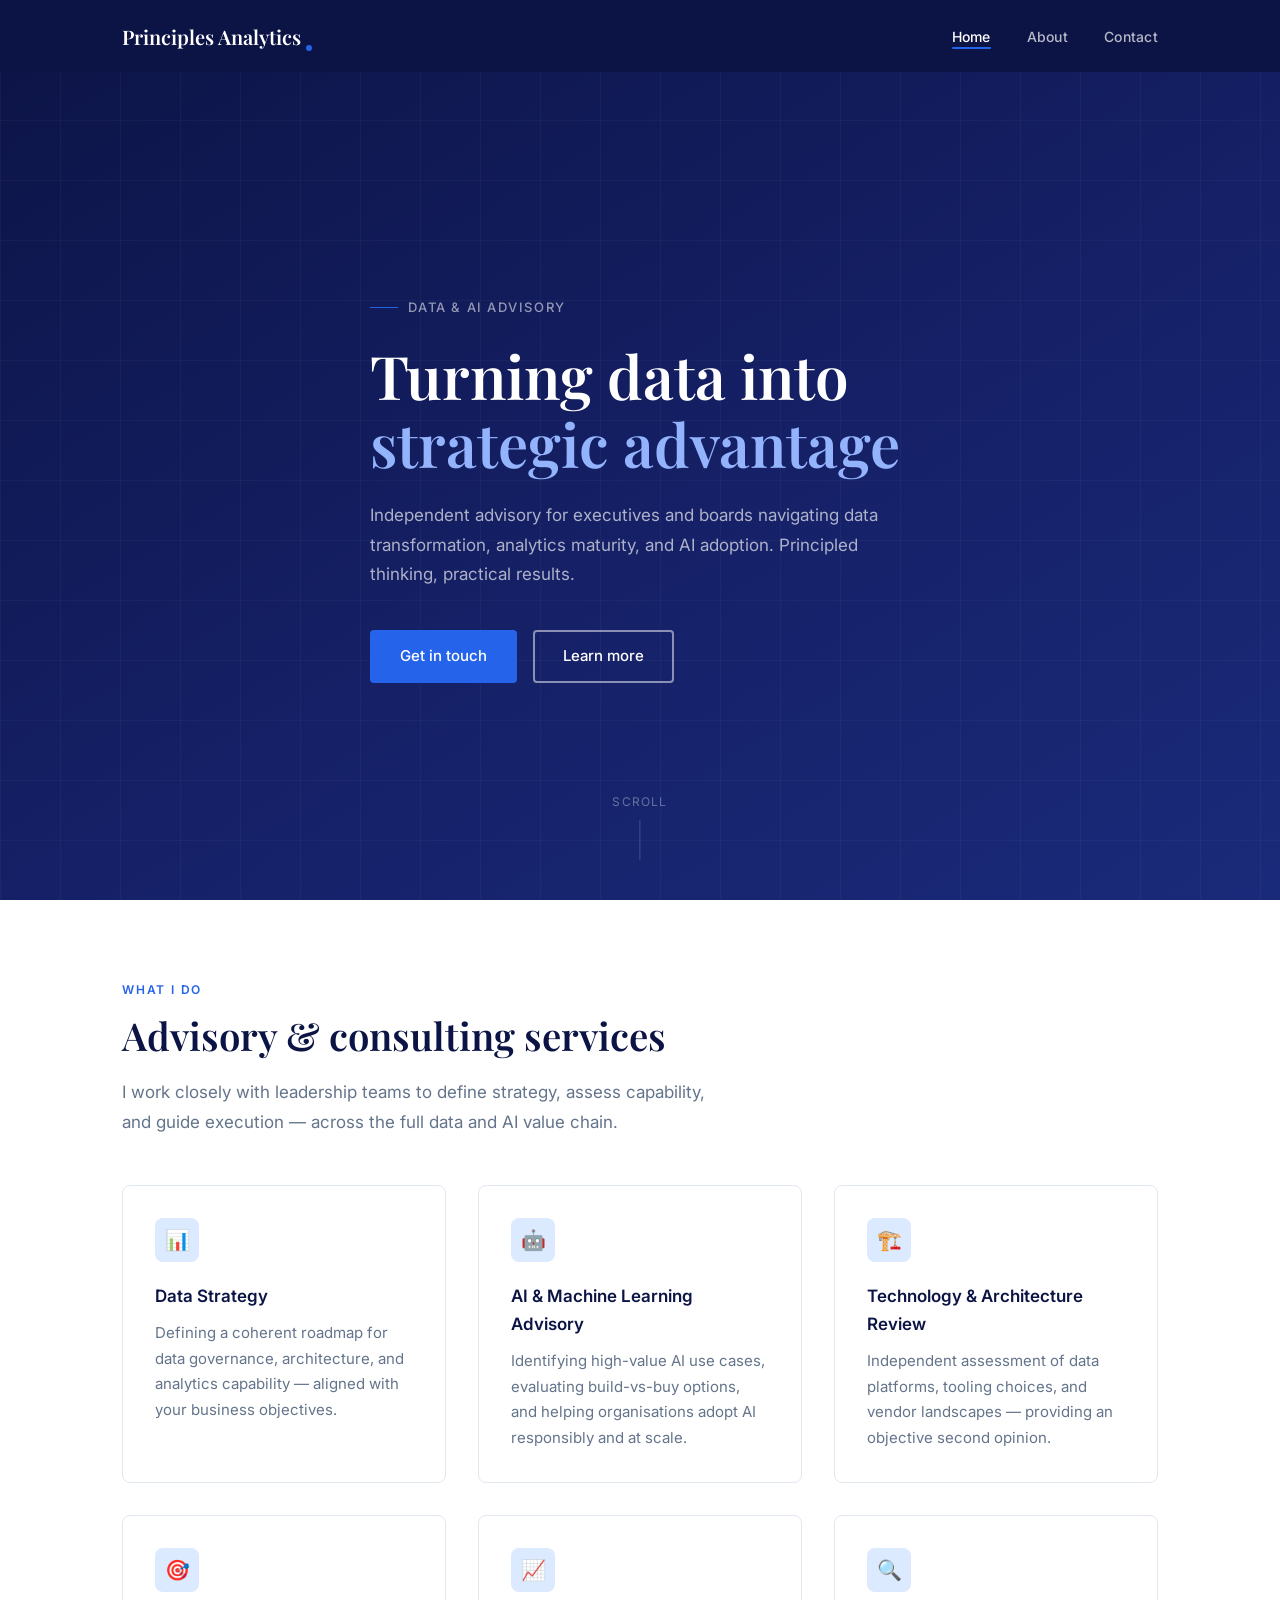
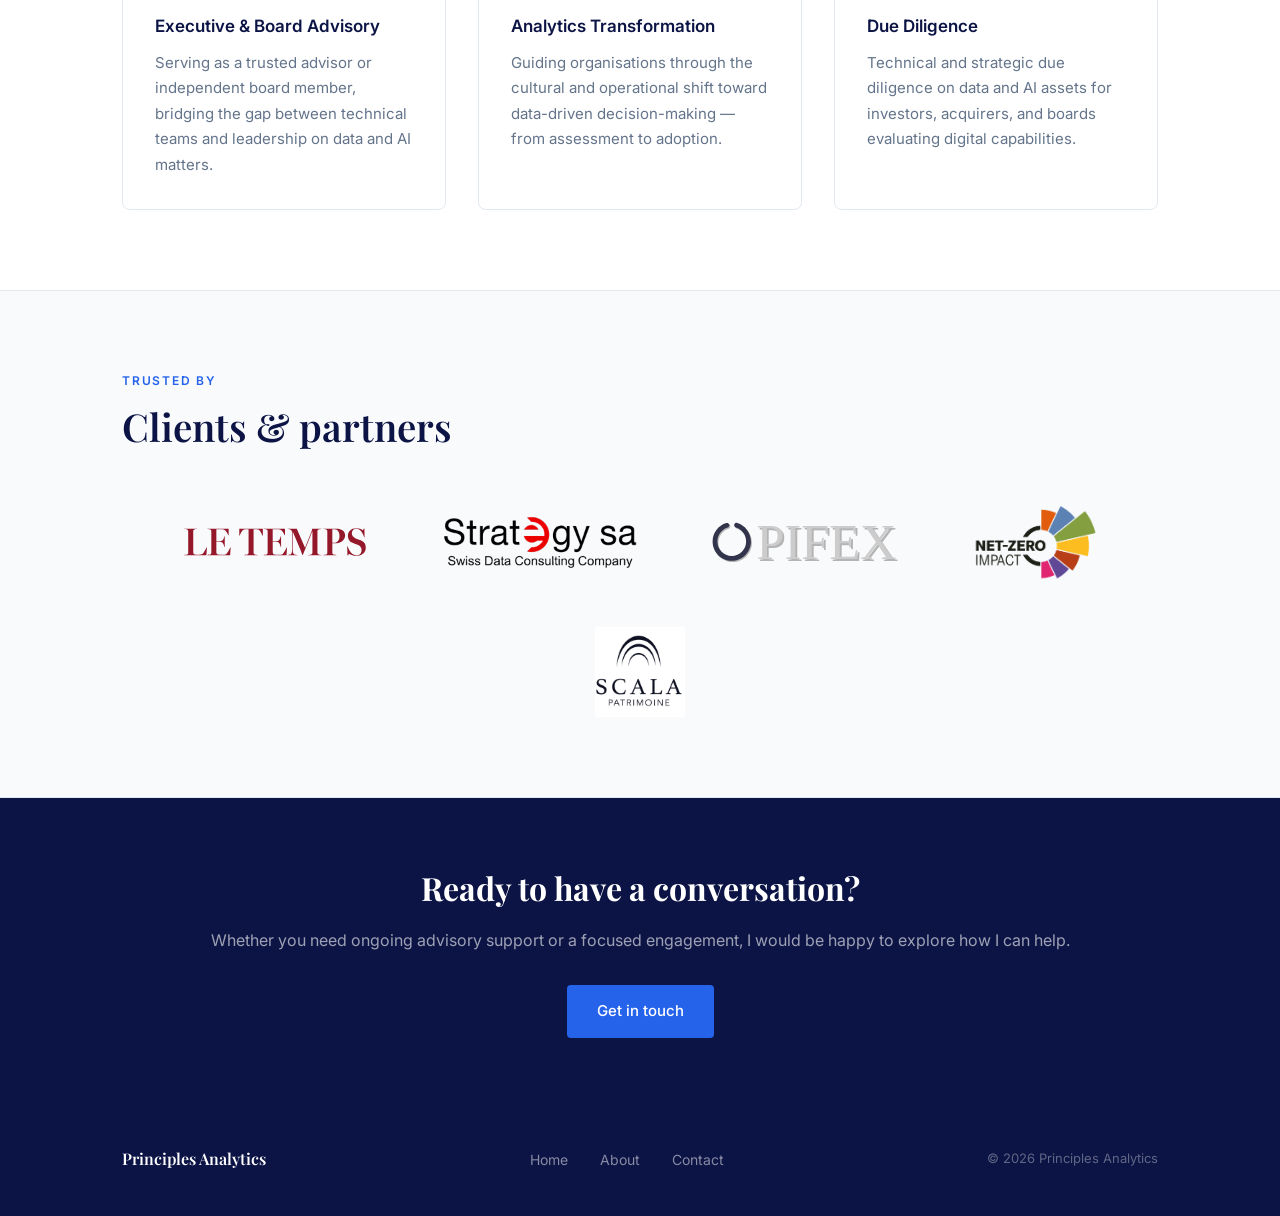
<file: index.html>
<!DOCTYPE html>
<html lang="en">
<head>
  <meta charset="UTF-8" />
  <meta name="viewport" content="width=device-width, initial-scale=1.0" />
  <meta name="description" content="Principles Analytics — Independent data and AI advisory. Helping companies build data-driven capabilities and implement winning AI strategies." />
  <title>Principles Analytics | Data & AI Advisory</title>
  <link rel="stylesheet" href="css/style.css" />
  <link rel="icon" type="image/svg+xml" href="assets/favicon.svg" />
</head>
<body>

  <!-- ─── NAV ──────────────────────────────────── -->
  <nav class="nav" role="navigation" aria-label="Main">
    <div class="nav__inner">
      <a href="index.html" class="nav__logo" aria-label="Principles Analytics home">
        <span class="nav__logo-name">Principles Analytics</span>
        <span class="nav__logo-dot" aria-hidden="true"></span>
      </a>
      <button class="nav__toggle" aria-label="Toggle menu" aria-expanded="false" id="navToggle">
        <span></span><span></span><span></span>
      </button>
      <ul class="nav__links" id="navLinks">
        <li><a href="index.html"   class="active">Home</a></li>
        <li><a href="about.html">About</a></li>
        <li><a href="contact.html">Contact</a></li>
      </ul>
    </div>
  </nav>

  <!-- ─── HERO ─────────────────────────────────── -->
  <section class="hero" aria-labelledby="hero-title">
    <div class="container">
      <div class="hero__content">
        <span class="hero__eyebrow">Data &amp; AI Advisory</span>
        <h1 class="hero__title" id="hero-title">
          Turning data into<br /><em>strategic advantage</em>
        </h1>
        <p class="hero__sub">
          Independent advisory for executives and boards navigating
          data transformation, analytics maturity, and AI adoption.
          Principled thinking, practical results.
        </p>
        <div class="hero__cta">
          <a href="contact.html" class="btn btn-primary">Get in touch</a>
          <a href="about.html"   class="btn btn-outline">Learn more</a>
        </div>
      </div>
    </div>
    <div class="hero__scroll" aria-hidden="true">Scroll</div>
  </section>

  <!-- ─── SERVICES ─────────────────────────────── -->
  <section class="section services" aria-labelledby="services-title">
    <div class="container">
      <p class="section-label">What I do</p>
      <h2 class="section-title" id="services-title">Advisory &amp; consulting services</h2>
      <p class="section-body">
        I work closely with leadership teams to define strategy, assess capability,
        and guide execution — across the full data and AI value chain.
      </p>

      <div class="services__grid">

        <div class="service-card">
          <div class="service-card__icon" aria-hidden="true">📊</div>
          <h3 class="service-card__title">Data Strategy</h3>
          <p class="service-card__body">
            Defining a coherent roadmap for data governance, architecture,
            and analytics capability — aligned with your business objectives.
          </p>
        </div>

        <div class="service-card">
          <div class="service-card__icon" aria-hidden="true">🤖</div>
          <h3 class="service-card__title">AI &amp; Machine Learning Advisory</h3>
          <p class="service-card__body">
            Identifying high-value AI use cases, evaluating build-vs-buy options,
            and helping organisations adopt AI responsibly and at scale.
          </p>
        </div>

        <div class="service-card">
          <div class="service-card__icon" aria-hidden="true">🏗️</div>
          <h3 class="service-card__title">Technology &amp; Architecture Review</h3>
          <p class="service-card__body">
            Independent assessment of data platforms, tooling choices, and
            vendor landscapes — providing an objective second opinion.
          </p>
        </div>

        <div class="service-card">
          <div class="service-card__icon" aria-hidden="true">🎯</div>
          <h3 class="service-card__title">Executive &amp; Board Advisory</h3>
          <p class="service-card__body">
            Serving as a trusted advisor or independent board member, bridging
            the gap between technical teams and leadership on data and AI matters.
          </p>
        </div>

        <div class="service-card">
          <div class="service-card__icon" aria-hidden="true">📈</div>
          <h3 class="service-card__title">Analytics Transformation</h3>
          <p class="service-card__body">
            Guiding organisations through the cultural and operational shift
            toward data-driven decision-making — from assessment to adoption.
          </p>
        </div>

        <div class="service-card">
          <div class="service-card__icon" aria-hidden="true">🔍</div>
          <h3 class="service-card__title">Due Diligence</h3>
          <p class="service-card__body">
            Technical and strategic due diligence on data and AI assets for
            investors, acquirers, and boards evaluating digital capabilities.
          </p>
        </div>

      </div>
    </div>
  </section>

  <hr class="divider" />

  <!-- ─── CLIENTS ──────────────────────────────── -->
  <section class="section clients" aria-labelledby="clients-title">
    <div class="container">
      <p class="section-label">Trusted by</p>
      <h2 class="section-title" id="clients-title">Clients &amp; partners</h2>
      <div class="clients__logos">
        <img src="assets/Letemps-logo-new.svg"        alt="Le Temps"        class="clients__logo clients__logo--letemps" />
        <img src="assets/logo-strategysa2023-300.png"  alt="Strategy SA"     class="clients__logo clients__logo--strategysa" />
        <img src="assets/logo-opifex.svg"              alt="Opifex"          class="clients__logo clients__logo--opifex" />
        <img src="assets/net-zero-impact.png"           alt="Net Zero Impact" class="clients__logo clients__logo--netzero" />
        <img src="assets/scala.webp"                   alt="Scala"           class="clients__logo clients__logo--scala" />
      </div>
    </div>
  </section>

  <hr class="divider" />

  <!-- ─── CTA BAND ──────────────────────────────── -->
  <section class="cta-band" aria-labelledby="cta-title">
    <div class="container">
      <h2 class="cta-band__title" id="cta-title">Ready to have a conversation?</h2>
      <p class="cta-band__sub">
        Whether you need ongoing advisory support or a focused engagement,
        I would be happy to explore how I can help.
      </p>
      <a href="contact.html" class="btn btn-primary">Get in touch</a>
    </div>
  </section>

  <!-- ─── FOOTER ────────────────────────────────── -->
  <footer class="footer">
    <div class="container">
      <div class="footer__inner">
        <span class="footer__brand">Principles Analytics</span>
        <ul class="footer__links">
          <li><a href="index.html">Home</a></li>
          <li><a href="about.html">About</a></li>
          <li><a href="contact.html">Contact</a></li>
        </ul>
        <span class="footer__copy">&copy; <span id="year"></span> Principles Analytics</span>
      </div>
    </div>
  </footer>

  <script>
    // Dynamic year
    document.getElementById('year').textContent = new Date().getFullYear();

    // Mobile nav toggle
    const toggle = document.getElementById('navToggle');
    const links  = document.getElementById('navLinks');
    toggle.addEventListener('click', () => {
      const open = links.classList.toggle('open');
      toggle.setAttribute('aria-expanded', open);
    });
  </script>

</body>
</html>
</file>
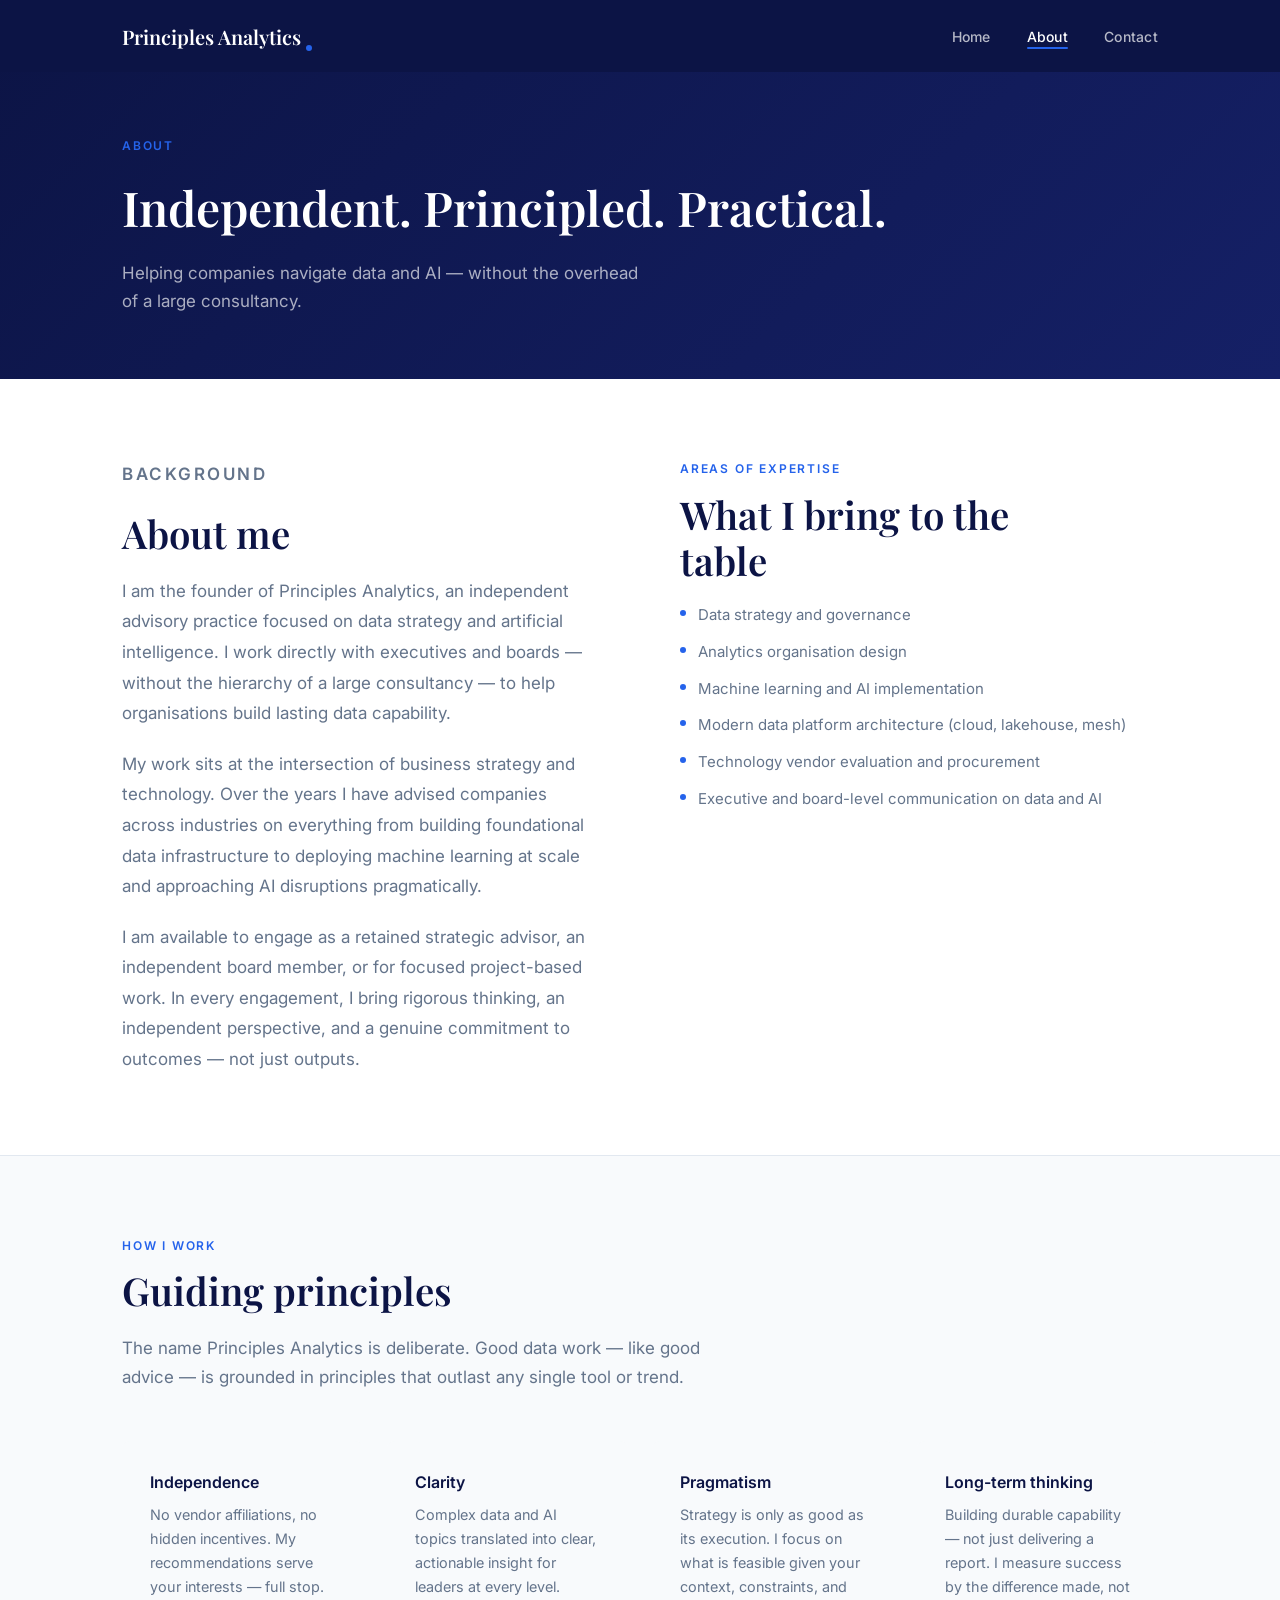
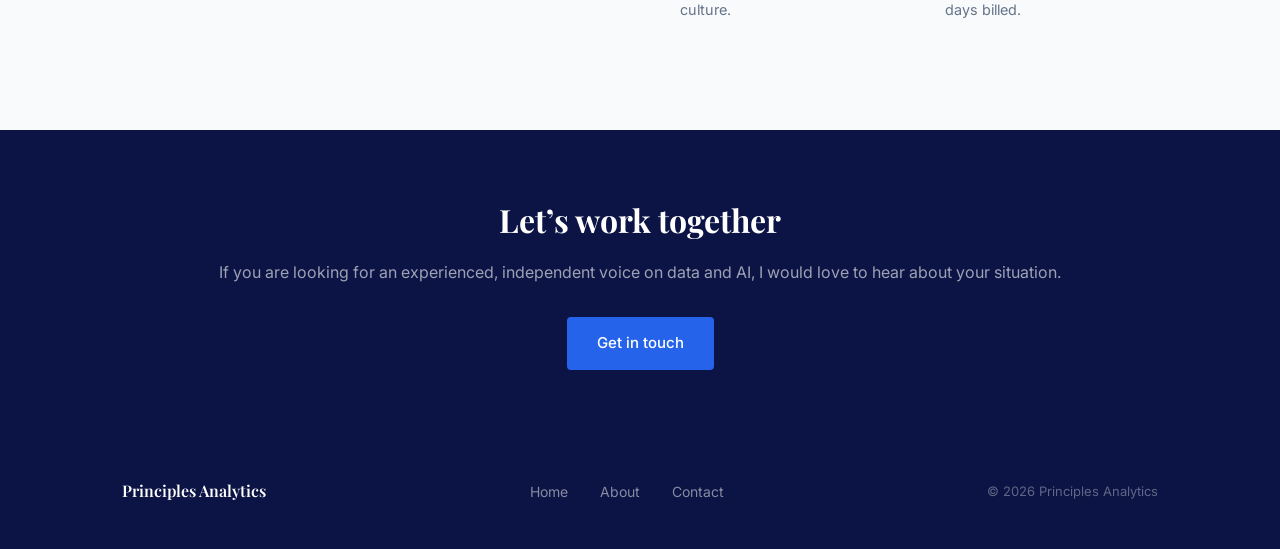
<file: about.html>
<!DOCTYPE html>
<html lang="en">
<head>
  <meta charset="UTF-8" />
  <meta name="viewport" content="width=device-width, initial-scale=1.0" />
  <meta name="description" content="About Principles Analytics — independent data and AI advisor with deep expertise in analytics strategy, technology, and organisational transformation." />
  <title>About | Principles Analytics</title>
  <link rel="stylesheet" href="css/style.css" />
  <link rel="icon" type="image/svg+xml" href="assets/favicon.svg" />
</head>
<body>

  <!-- ─── NAV ──────────────────────────────────── -->
  <nav class="nav" role="navigation" aria-label="Main">
    <div class="nav__inner">
      <a href="index.html" class="nav__logo" aria-label="Principles Analytics home">
        <span class="nav__logo-name">Principles Analytics</span>
        <span class="nav__logo-dot" aria-hidden="true"></span>
      </a>
      <button class="nav__toggle" aria-label="Toggle menu" aria-expanded="false" id="navToggle">
        <span></span><span></span><span></span>
      </button>
      <ul class="nav__links" id="navLinks">
        <li><a href="index.html">Home</a></li>
        <li><a href="about.html" class="active">About</a></li>
        <li><a href="contact.html">Contact</a></li>
      </ul>
    </div>
  </nav>

  <!-- ─── PAGE HERO ────────────────────────────── -->
  <section class="page-hero" aria-labelledby="page-title">
    <div class="container">
      <p class="section-label">About</p>
      <h1 class="page-hero__title" id="page-title">Independent. Principled. Practical.</h1>
      <p class="page-hero__sub">
        Helping companies navigate data and AI — without the overhead of a large consultancy.
      </p>
    </div>
  </section>

  <!-- ─── ABOUT BODY ────────────────────────────── -->
  <section class="section" aria-labelledby="bio-title">
    <div class="container">
      <div class="about-body">

        <!-- Left: bio -->
        <div class="about-body__text">
          <p class="section-label">Background</p>
          <h2 class="section-title" id="bio-title">About me</h2>

          <p>
            I am the founder of Principles Analytics, an independent advisory practice
            focused on data strategy and artificial intelligence. I work directly with
            executives and boards — without the hierarchy of a large consultancy — to
            help organisations build lasting data capability.
          </p>
          <p>
            My work sits at the intersection of business strategy and technology. Over
            the years I have advised companies across industries on everything from
            building foundational data infrastructure to deploying machine learning at
            scale and approaching AI disruptions pragmatically.
          </p>
          <p>
            I am available to engage as a retained strategic advisor, an independent
            board member, or for focused project-based work. In every engagement,
            I bring rigorous thinking, an independent perspective, and a genuine
            commitment to outcomes — not just outputs.
          </p>
        </div>

        <!-- Right: expertise -->
        <div>
          <p class="section-label">Areas of expertise</p>
          <h2 class="section-title" style="max-width: 340px;">What I bring to the table</h2>

          <ul class="expertise-list">
            <li>Data strategy and governance</li>
            <li>Analytics organisation design</li>
            <li>Machine learning and AI implementation</li>
            <li>Modern data platform architecture (cloud, lakehouse, mesh)</li>
            <li>Technology vendor evaluation and procurement</li>
            <li>Executive and board-level communication on data and AI</li>
          </ul>
        </div>

      </div>
    </div>
  </section>

  <hr class="divider" />

  <!-- ─── VALUES ────────────────────────────────── -->
  <section class="section" style="background: var(--light);" aria-labelledby="values-title">
    <div class="container">
      <p class="section-label">How I work</p>
      <h2 class="section-title" id="values-title">Guiding principles</h2>
      <p class="section-body">
        The name Principles Analytics is deliberate. Good data work — like good advice — is
        grounded in principles that outlast any single tool or trend.
      </p>
      <div class="values-grid">

        <div class="value-card">
          <h3 class="value-card__title">Independence</h3>
          <p class="value-card__body">
            No vendor affiliations, no hidden incentives. My recommendations
            serve your interests — full stop.
          </p>
        </div>

        <div class="value-card">
          <h3 class="value-card__title">Clarity</h3>
          <p class="value-card__body">
            Complex data and AI topics translated into clear, actionable insight
            for leaders at every level.
          </p>
        </div>

        <div class="value-card">
          <h3 class="value-card__title">Pragmatism</h3>
          <p class="value-card__body">
            Strategy is only as good as its execution. I focus on what is
            feasible given your context, constraints, and culture.
          </p>
        </div>

        <div class="value-card">
          <h3 class="value-card__title">Long-term thinking</h3>
          <p class="value-card__body">
            Building durable capability — not just delivering a report.
            I measure success by the difference made, not days billed.
          </p>
        </div>

      </div>
    </div>
  </section>

  <!-- ─── CTA BAND ──────────────────────────────── -->
  <section class="cta-band" aria-labelledby="cta-title">
    <div class="container">
      <h2 class="cta-band__title" id="cta-title">Let&rsquo;s work together</h2>
      <p class="cta-band__sub">
        If you are looking for an experienced, independent voice on data and AI,
        I would love to hear about your situation.
      </p>
      <a href="contact.html" class="btn btn-primary">Get in touch</a>
    </div>
  </section>

  <!-- ─── FOOTER ────────────────────────────────── -->
  <footer class="footer">
    <div class="container">
      <div class="footer__inner">
        <span class="footer__brand">Principles Analytics</span>
        <ul class="footer__links">
          <li><a href="index.html">Home</a></li>
          <li><a href="about.html">About</a></li>
          <li><a href="contact.html">Contact</a></li>
        </ul>
        <span class="footer__copy">&copy; <span id="year"></span> Principles Analytics</span>
      </div>
    </div>
  </footer>

  <script>
    document.getElementById('year').textContent = new Date().getFullYear();
    const toggle = document.getElementById('navToggle');
    const links  = document.getElementById('navLinks');
    toggle.addEventListener('click', () => {
      const open = links.classList.toggle('open');
      toggle.setAttribute('aria-expanded', open);
    });
  </script>

</body>
</html>
</file>
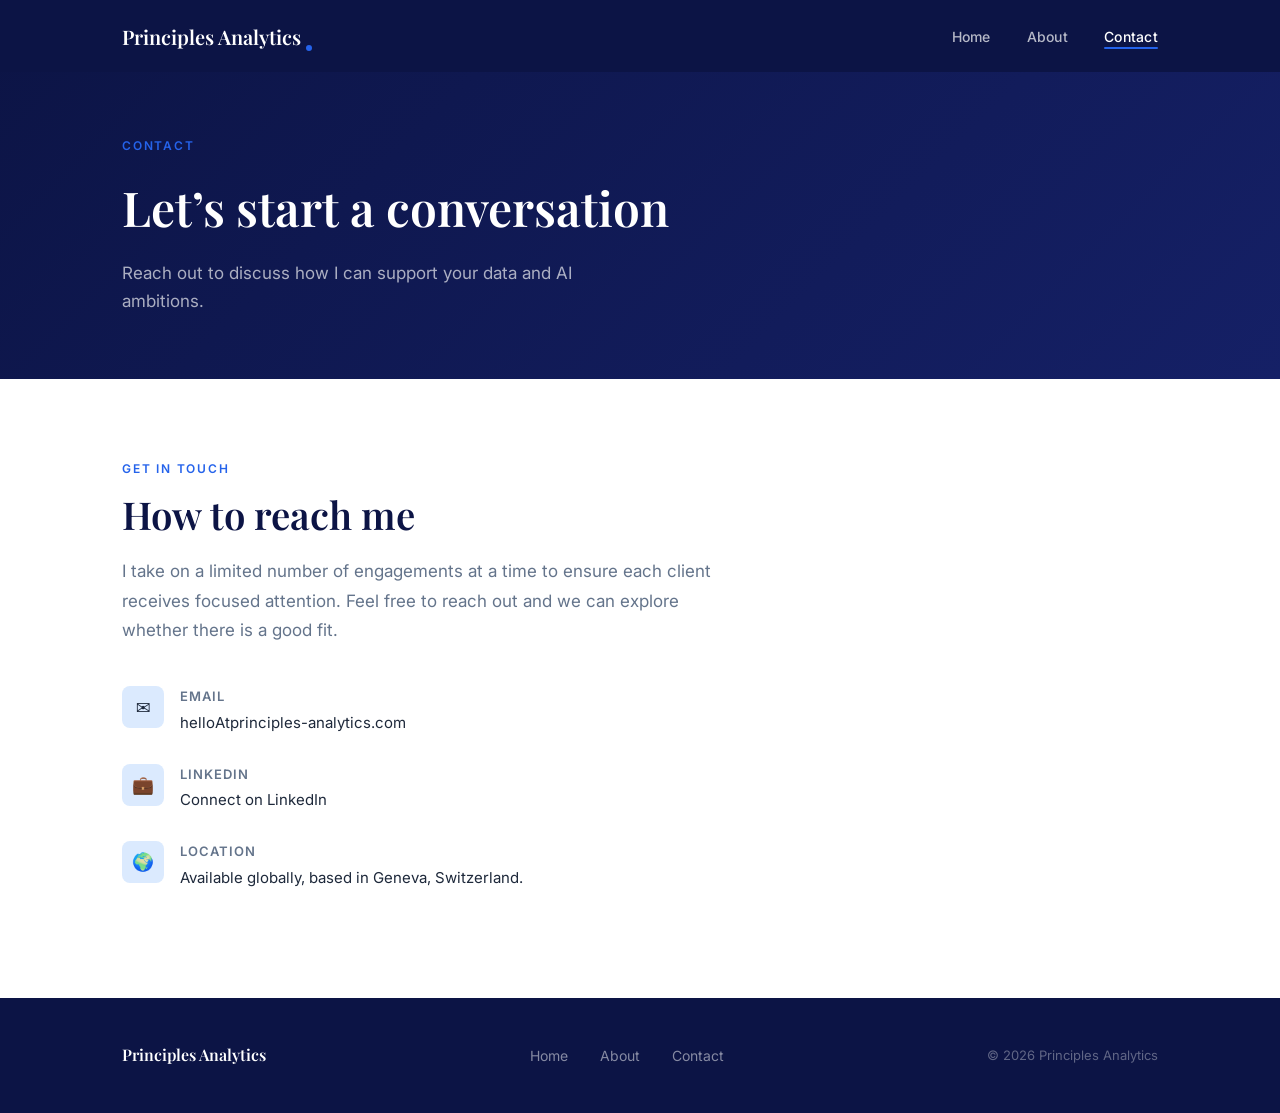
<file: contact.html>
<!DOCTYPE html>
<html lang="en">
<head>
  <meta charset="UTF-8" />
  <meta name="viewport" content="width=device-width, initial-scale=1.0" />
  <meta name="description" content="Contact Principles Analytics — get in touch to discuss a data strategy, AI advisory, or board engagement." />
  <title>Contact | Principles Analytics</title>
  <link rel="stylesheet" href="css/style.css" />
  <link rel="icon" type="image/svg+xml" href="assets/favicon.svg" />
</head>
<body>

  <!-- ─── NAV ──────────────────────────────────── -->
  <nav class="nav" role="navigation" aria-label="Main">
    <div class="nav__inner">
      <a href="index.html" class="nav__logo" aria-label="Principles Analytics home">
        <span class="nav__logo-name">Principles Analytics</span>
        <span class="nav__logo-dot" aria-hidden="true"></span>
      </a>
      <button class="nav__toggle" aria-label="Toggle menu" aria-expanded="false" id="navToggle">
        <span></span><span></span><span></span>
      </button>
      <ul class="nav__links" id="navLinks">
        <li><a href="index.html">Home</a></li>
        <li><a href="about.html">About</a></li>
        <li><a href="contact.html" class="active">Contact</a></li>
      </ul>
    </div>
  </nav>

  <!-- ─── PAGE HERO ────────────────────────────── -->
  <section class="page-hero" aria-labelledby="page-title">
    <div class="container">
      <p class="section-label">Contact</p>
      <h1 class="page-hero__title" id="page-title">Let&rsquo;s start a conversation</h1>
      <p class="page-hero__sub">
        Reach out to discuss how I can support your data and AI ambitions.
      </p>
    </div>
  </section>

  <!-- ─── CONTACT SECTION ──────────────────────── -->
  <section class="section" aria-labelledby="contact-title">
    <div class="container">
        <p class="section-label">Get in touch</p>
        <h2 class="section-title" id="contact-title">How to reach me</h2>
        <p class="section-body" style="margin-bottom: 2.5rem;">
          I take on a limited number of engagements at a time to ensure
          each client receives focused attention. Feel free to reach out
          and we can explore whether there is a good fit.
        </p>

        <div class="contact-info__item">
          <div class="contact-info__icon" aria-hidden="true">✉️</div>
          <div>
            <p class="contact-info__label">Email</p>
            <p class="contact-info__value">
              <!-- TODO: replace with your email address -->
              <a href="mailto:hello@principles-analytics.com">helloAtprinciples-analytics.com</a>
            </p>
          </div>
        </div>

        <div class="contact-info__item">
          <div class="contact-info__icon" aria-hidden="true">💼</div>
          <div>
            <p class="contact-info__label">LinkedIn</p>
            <p class="contact-info__value">
              <!-- TODO: replace with your LinkedIn URL -->
              <a href="https://www.linkedin.com/in/" target="_blank" rel="noopener">Connect on LinkedIn</a>
            </p>
          </div>
        </div>

        <div class="contact-info__item">
          <div class="contact-info__icon" aria-hidden="true">🌍</div>
          <div>
            <p class="contact-info__label">Location</p>
            <p class="contact-info__value">
              <!-- TODO: update with your location -->
              Available globally, based in Geneva, Switzerland.
            </p>
          </div>
        </div>
    </div>
  </section>

  <!-- ─── FOOTER ────────────────────────────────── -->
  <footer class="footer">
    <div class="container">
      <div class="footer__inner">
        <span class="footer__brand">Principles Analytics</span>
        <ul class="footer__links">
          <li><a href="index.html">Home</a></li>
          <li><a href="about.html">About</a></li>
          <li><a href="contact.html">Contact</a></li>
        </ul>
        <span class="footer__copy">&copy; <span id="year"></span> Principles Analytics</span>
      </div>
    </div>
  </footer>

  <script>
    document.getElementById('year').textContent = new Date().getFullYear();

    // Mobile nav toggle
    const toggle = document.getElementById('navToggle');
    const links  = document.getElementById('navLinks');
    toggle.addEventListener('click', () => {
      const open = links.classList.toggle('open');
      toggle.setAttribute('aria-expanded', open);
    });

  </script>

</body>
</html>
</file>
<file: css/style.css>
/* =============================================
   Principles Analytics — Main Stylesheet
   ============================================= */

@import url('https://fonts.googleapis.com/css2?family=Inter:wght@300;400;500;600;700&family=Playfair+Display:wght@400;600&display=swap');

:root {
  --navy:        #0c1445;
  --navy-mid:    #152066;
  --accent:      #2563eb;
  --accent-light:#dbeafe;
  --light:       #f8fafc;
  --white:       #ffffff;
  --text:        #1e293b;
  --text-muted:  #64748b;
  --border:      #e2e8f0;
  --max-w:       1100px;
  --nav-h:       72px;
}

*, *::before, *::after {
  margin: 0;
  padding: 0;
  box-sizing: border-box;
}

html { scroll-behavior: smooth; }

body {
  font-family: 'Inter', system-ui, sans-serif;
  color: var(--text);
  background: var(--white);
  line-height: 1.65;
  font-size: 16px;
  -webkit-font-smoothing: antialiased;
}

img { display: block; max-width: 100%; }
a   { color: inherit; text-decoration: none; }

/* ─── UTILITIES ──────────────────────────────── */

.container {
  max-width: var(--max-w);
  margin: 0 auto;
  padding: 0 2rem;
}

.section { padding: 5rem 0; }

.section-label {
  font-size: 0.75rem;
  font-weight: 600;
  letter-spacing: 0.15em;
  text-transform: uppercase;
  color: var(--accent);
  margin-bottom: 0.75rem;
}

.section-title {
  font-family: 'Playfair Display', Georgia, serif;
  font-size: clamp(1.75rem, 3vw, 2.5rem);
  font-weight: 600;
  color: var(--navy);
  line-height: 1.2;
  margin-bottom: 1.25rem;
}

.section-body {
  font-size: 1.0625rem;
  color: var(--text-muted);
  max-width: 600px;
  line-height: 1.75;
}

.divider {
  border: none;
  border-top: 1px solid var(--border);
  margin: 0;
}

/* ─── BUTTON ─────────────────────────────────── */

.btn {
  display: inline-flex;
  align-items: center;
  gap: 0.5rem;
  padding: 0.75rem 1.75rem;
  border-radius: 4px;
  font-size: 0.9375rem;
  font-weight: 500;
  transition: all 0.2s ease;
  cursor: pointer;
  border: 2px solid transparent;
}

.btn-primary {
  background: var(--accent);
  color: var(--white);
}
.btn-primary:hover { background: #1d4ed8; }

.btn-outline {
  border-color: rgba(255,255,255,0.5);
  color: var(--white);
}
.btn-outline:hover {
  border-color: var(--white);
  background: rgba(255,255,255,0.1);
}

/* ─── NAV ────────────────────────────────────── */

.nav {
  position: fixed;
  top: 0; left: 0; right: 0;
  height: var(--nav-h);
  background: var(--navy);
  z-index: 100;
  display: flex;
  align-items: center;
}

.nav__inner {
  max-width: var(--max-w);
  width: 100%;
  margin: 0 auto;
  padding: 0 2rem;
  display: flex;
  align-items: center;
  justify-content: space-between;
}

.nav__logo {
  display: flex;
  align-items: baseline;
  gap: 0.2rem;
}

.nav__logo-name {
  font-family: 'Playfair Display', Georgia, serif;
  font-size: 1.25rem;
  font-weight: 600;
  color: var(--white);
}

.nav__logo-dot {
  width: 6px;
  height: 6px;
  border-radius: 50%;
  background: var(--accent);
  margin-left: 2px;
  margin-bottom: 2px;
  flex-shrink: 0;
  align-self: flex-end;
}

.nav__links {
  display: flex;
  align-items: center;
  gap: 2.25rem;
  list-style: none;
}

.nav__links a {
  font-size: 0.875rem;
  font-weight: 500;
  color: rgba(255,255,255,0.7);
  transition: color 0.2s;
  letter-spacing: 0.02em;
}

.nav__links a:hover,
.nav__links a.active { color: var(--white); }

.nav__links a.active {
  position: relative;
}
.nav__links a.active::after {
  content: '';
  position: absolute;
  bottom: -4px; left: 0; right: 0;
  height: 2px;
  background: var(--accent);
  border-radius: 2px;
}

/* mobile hamburger */
.nav__toggle {
  display: none;
  flex-direction: column;
  gap: 5px;
  background: none;
  border: none;
  cursor: pointer;
  padding: 4px;
}
.nav__toggle span {
  display: block;
  width: 24px; height: 2px;
  background: var(--white);
  border-radius: 2px;
  transition: all 0.25s;
}

/* ─── HERO ───────────────────────────────────── */

.hero {
  min-height: 100vh;
  background: linear-gradient(150deg, #0c1445 0%, #152066 55%, #1a2a7a 100%);
  display: flex;
  align-items: center;
  padding-top: var(--nav-h);
  position: relative;
  overflow: hidden;
}

/* subtle grid overlay */
.hero::before {
  content: '';
  position: absolute;
  inset: 0;
  background-image:
    linear-gradient(rgba(255,255,255,0.03) 1px, transparent 1px),
    linear-gradient(90deg, rgba(255,255,255,0.03) 1px, transparent 1px);
  background-size: 60px 60px;
  pointer-events: none;
}

.hero__content {
  position: relative;
  max-width: 700px;
}

.hero__eyebrow {
  display: inline-flex;
  align-items: center;
  gap: 0.6rem;
  font-size: 0.8125rem;
  font-weight: 500;
  letter-spacing: 0.12em;
  text-transform: uppercase;
  color: rgba(255,255,255,0.55);
  margin-bottom: 1.5rem;
}
.hero__eyebrow::before {
  content: '';
  display: block;
  width: 28px; height: 1px;
  background: var(--accent);
}

.hero__title {
  font-family: 'Playfair Display', Georgia, serif;
  font-size: clamp(2.4rem, 5vw, 3.75rem);
  font-weight: 600;
  color: var(--white);
  line-height: 1.12;
  margin-bottom: 1.5rem;
}

.hero__title em {
  font-style: normal;
  color: #93b4fd;
}

.hero__sub {
  font-size: 1.0625rem;
  color: rgba(255,255,255,0.65);
  line-height: 1.75;
  max-width: 540px;
  margin-bottom: 2.5rem;
}

.hero__cta {
  display: flex;
  gap: 1rem;
  flex-wrap: wrap;
}

.hero__scroll {
  position: absolute;
  bottom: 2.5rem;
  left: 50%;
  transform: translateX(-50%);
  display: flex;
  flex-direction: column;
  align-items: center;
  gap: 0.5rem;
  color: rgba(255,255,255,0.35);
  font-size: 0.75rem;
  letter-spacing: 0.1em;
  text-transform: uppercase;
  animation: bounce 2s infinite;
}
.hero__scroll::after {
  content: '';
  display: block;
  width: 1px; height: 40px;
  background: rgba(255,255,255,0.2);
}

@keyframes bounce {
  0%, 100% { transform: translateX(-50%) translateY(0); }
  50%       { transform: translateX(-50%) translateY(6px); }
}

/* ─── SERVICES ───────────────────────────────── */

.services { background: var(--white); }

.services__grid {
  display: grid;
  grid-template-columns: repeat(auto-fit, minmax(280px, 1fr));
  gap: 2rem;
  margin-top: 3rem;
}

.service-card {
  padding: 2rem;
  border: 1px solid var(--border);
  border-radius: 8px;
  transition: box-shadow 0.2s, transform 0.2s;
}
.service-card:hover {
  box-shadow: 0 8px 30px rgba(0,0,0,0.08);
  transform: translateY(-2px);
}

.service-card__icon {
  width: 44px; height: 44px;
  background: var(--accent-light);
  border-radius: 8px;
  display: flex;
  align-items: center;
  justify-content: center;
  margin-bottom: 1.25rem;
  font-size: 1.25rem;
}

.service-card__title {
  font-size: 1.0625rem;
  font-weight: 600;
  color: var(--navy);
  margin-bottom: 0.6rem;
}

.service-card__body {
  font-size: 0.9375rem;
  color: var(--text-muted);
  line-height: 1.7;
}

/* ─── CLIENTS ────────────────────────────────── */

.clients { background: var(--light); }

.clients__logos {
  display: flex;
  align-items: center;
  justify-content: center;
  flex-wrap: wrap;
  gap: 2.5rem 4rem;
  margin-top: 3rem;
}

.clients__logo {
  height: auto;
  width: auto;
  /* filter: grayscale(100%) opacity(0.5); */
  transition: filter 0.2s;
}

/* .clients__logo:hover {
  filter: grayscale(0%) opacity(1);
} */

/* Per-logo size overrides — adjust max-height / max-width to taste */
.clients__logo--letemps    { max-height: 70px;  max-width: 200px; }
.clients__logo--strategysa { max-height: 70px;  max-width: 200px; }
.clients__logo--opifex     { max-height: 70px;  max-width: 200px; }
.clients__logo--netzero    { max-height: 90px;  max-width: 220px; }
.clients__logo--scala      { max-height: 90px;  max-width: 220px; }

/* ─── CTA BAND ───────────────────────────────── */

.cta-band {
  background: var(--navy);
  padding: 4rem 0;
  text-align: center;
}

.cta-band__title {
  font-family: 'Playfair Display', Georgia, serif;
  font-size: clamp(1.5rem, 2.5vw, 2rem);
  color: var(--white);
  margin-bottom: 0.75rem;
}

.cta-band__sub {
  color: rgba(255,255,255,0.6);
  font-size: 1rem;
  margin-bottom: 2rem;
}

/* ─── ABOUT PAGE ─────────────────────────────── */

.page-hero {
  background: linear-gradient(135deg, var(--navy) 0%, var(--navy-mid) 100%);
  padding: calc(var(--nav-h) + 4rem) 0 4rem;
  color: var(--white);
}

.page-hero__title {
  font-family: 'Playfair Display', Georgia, serif;
  font-size: clamp(2rem, 4vw, 3rem);
  font-weight: 600;
  color: var(--white);
  margin-bottom: 0.75rem;
}

.page-hero__sub {
  color: rgba(255,255,255,0.65);
  font-size: 1.0625rem;
  max-width: 520px;
}

.about-body {
  display: grid;
  grid-template-columns: 1fr 1fr;
  gap: 5rem;
  align-items: start;
}

.about-body__text p {
  font-size: 1.0625rem;
  color: var(--text-muted);
  line-height: 1.8;
  margin-bottom: 1.25rem;
}

.about-body__text p:last-child { margin-bottom: 0; }

.expertise-list {
  list-style: none;
  display: flex;
  flex-direction: column;
  gap: 0.75rem;
  margin-top: 0.5rem;
}

.expertise-list li {
  display: flex;
  align-items: flex-start;
  gap: 0.75rem;
  font-size: 0.9375rem;
  color: var(--text-muted);
}

.expertise-list li::before {
  content: '';
  display: block;
  width: 6px; height: 6px;
  border-radius: 50%;
  background: var(--accent);
  flex-shrink: 0;
  margin-top: 7px;
}

.values-grid {
  display: grid;
  grid-template-columns: repeat(auto-fit, minmax(220px, 1fr));
  gap: 1.5rem;
  margin-top: 3rem;
}

.value-card {
  background: var(--light);
  border-radius: 8px;
  padding: 1.75rem;
}

.value-card__title {
  font-size: 1rem;
  font-weight: 600;
  color: var(--navy);
  margin-bottom: 0.5rem;
}

.value-card__body {
  font-size: 0.9rem;
  color: var(--text-muted);
  line-height: 1.65;
}

/* ─── CONTACT PAGE ───────────────────────────── */

.contact-grid {
  display: grid;
  grid-template-columns: 1fr 1.5fr;
  gap: 5rem;
  align-items: start;
}

.contact-info__item {
  display: flex;
  align-items: flex-start;
  gap: 1rem;
  margin-bottom: 1.75rem;
}

.contact-info__icon {
  width: 42px; height: 42px;
  background: var(--accent-light);
  border-radius: 8px;
  display: flex;
  align-items: center;
  justify-content: center;
  font-size: 1.1rem;
  flex-shrink: 0;
}

.contact-info__label {
  font-size: 0.8125rem;
  font-weight: 600;
  letter-spacing: 0.08em;
  text-transform: uppercase;
  color: var(--text-muted);
  margin-bottom: 0.2rem;
}

.contact-info__value {
  font-size: 0.9375rem;
  color: var(--text);
}

.contact-info__value a:hover { color: var(--accent); }

/* Form */
.form-group {
  margin-bottom: 1.25rem;
}

.form-group label {
  display: block;
  font-size: 0.875rem;
  font-weight: 500;
  color: var(--text);
  margin-bottom: 0.4rem;
}

.form-group input,
.form-group select,
.form-group textarea {
  width: 100%;
  padding: 0.75rem 1rem;
  border: 1px solid var(--border);
  border-radius: 4px;
  font-size: 0.9375rem;
  font-family: inherit;
  color: var(--text);
  background: var(--white);
  transition: border-color 0.2s, box-shadow 0.2s;
  outline: none;
}

.form-group input:focus,
.form-group select:focus,
.form-group textarea:focus {
  border-color: var(--accent);
  box-shadow: 0 0 0 3px rgba(37,99,235,0.12);
}

.form-group textarea { resize: vertical; min-height: 130px; }

.form-row {
  display: grid;
  grid-template-columns: 1fr 1fr;
  gap: 1rem;
}

/* ─── FOOTER ─────────────────────────────────── */

.footer {
  background: var(--navy);
  padding: 2.75rem 0;
}

.footer__inner {
  display: flex;
  align-items: center;
  justify-content: space-between;
  flex-wrap: wrap;
  gap: 1rem;
}

.footer__brand {
  font-family: 'Playfair Display', Georgia, serif;
  font-size: 1rem;
  font-weight: 600;
  color: var(--white);
}

.footer__links {
  display: flex;
  gap: 2rem;
  list-style: none;
}

.footer__links a {
  font-size: 0.875rem;
  color: rgba(255,255,255,0.5);
  transition: color 0.2s;
}
.footer__links a:hover { color: var(--white); }

.footer__copy {
  font-size: 0.8125rem;
  color: rgba(255,255,255,0.35);
}

/* ─── RESPONSIVE ─────────────────────────────── */

@media (max-width: 768px) {
  .section { padding: 3.5rem 0; }

  .nav__links { display: none; }
  .nav__links.open {
    display: flex;
    flex-direction: column;
    position: fixed;
    top: var(--nav-h);
    left: 0; right: 0;
    background: var(--navy);
    padding: 1.5rem 2rem 2rem;
    gap: 1.5rem;
    border-top: 1px solid rgba(255,255,255,0.08);
  }
  .nav__toggle { display: flex; }

  .about-body  { grid-template-columns: 1fr; gap: 2.5rem; }
  .contact-grid { grid-template-columns: 1fr; gap: 3rem; }
  .form-row    { grid-template-columns: 1fr; }

  .footer__inner { flex-direction: column; align-items: flex-start; gap: 1.5rem; }
  .footer__links { gap: 1.25rem; }
}
</file>
